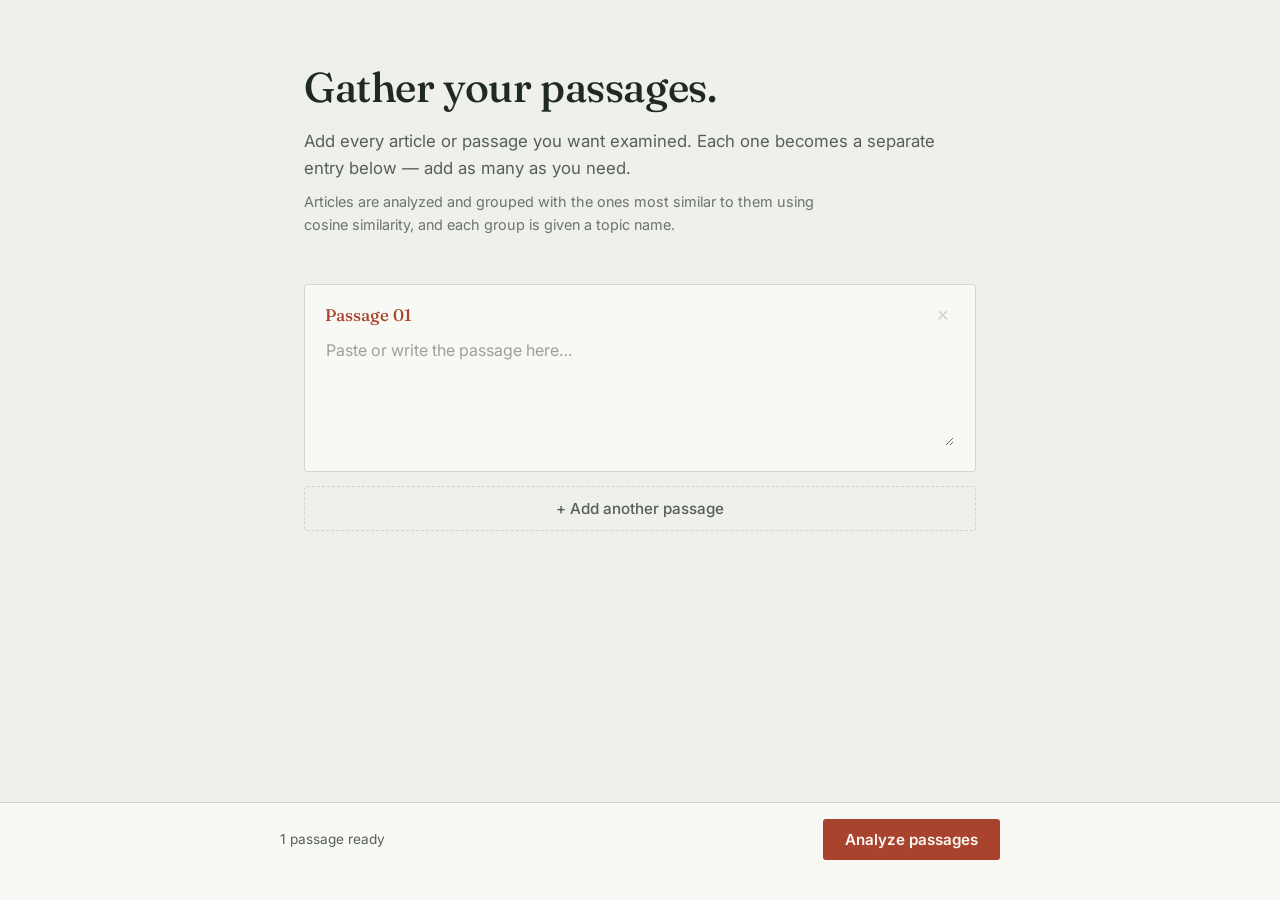
<file: index.html>
<!DOCTYPE html>
<html lang="en">
<head>
<meta charset="UTF-8" />
<meta name="viewport" content="width=device-width, initial-scale=1.0" />
<title>Corpus — group passages by topic</title>
<link rel="preconnect" href="https://fonts.googleapis.com">
<link rel="preconnect" href="https://fonts.gstatic.com" crossorigin>
<link href="https://fonts.googleapis.com/css2?family=Fraunces:opsz,wght@9..144,400;9..144,500;9..144,600&family=Inter:wght@400;500;600&display=swap" rel="stylesheet">
<link rel="stylesheet" href="styles.css">

</head>
<body>

<div class="page">
  <header class="intro">
    <h1>Gather your passages.</h1>
    <p>Add every article or passage you want examined. Each one becomes a separate entry below — add as many as you need.</p>
    <p class="fine">Articles are analyzed and grouped with the ones most similar to them using cosine similarity, and each group is given a topic name.</p>
  </header>

  <main>
    <div id="entries"></div>
    <button id="addBtn" class="add-btn" type="button">+ Add another passage</button>
  </main>

  <div id="results" class="results" hidden></div>
</div>

<div class="toolbar">
  <div class="toolbar-inner">
    <span id="count" class="count">1 passage ready</span>
    <button id="submitBtn" class="submit-btn" type="button">Analyze passages</button>
  </div>
  <p id="status" class="status" role="status" aria-live="polite"></p>
</div>

<script src="script.js"></script>
</body>
</html>
</file>
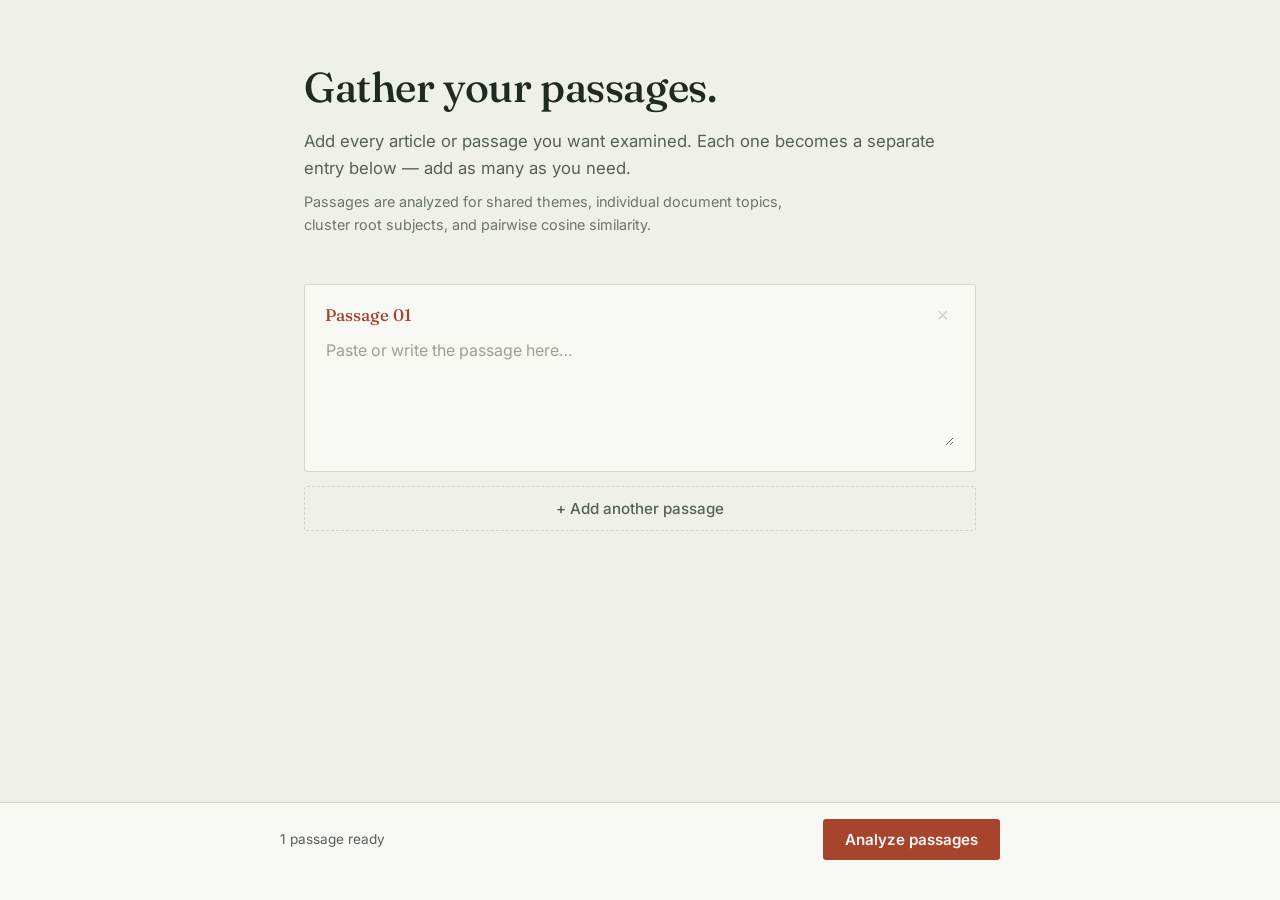
<file: Frontend/index.html>
<!DOCTYPE html>
<html lang="en">
<head>
<meta charset="UTF-8" />
<meta name="viewport" content="width=device-width, initial-scale=1.0" />
<title>Corpus — analyze passage topics & similarity</title>
<link rel="preconnect" href="https://fonts.googleapis.com">
<link rel="preconnect" href="https://fonts.gstatic.com" crossorigin>
<link href="https://fonts.googleapis.com/css2?family=Fraunces:opsz,wght@9..144,400;9..144,500;9..144,600&family=Inter:wght@400;500;600&display=swap" rel="stylesheet">
<link rel="stylesheet" href="styles.css">

</head>
<body>

<div class="page">
  <header class="intro">
    <h1>Gather your passages.</h1>
    <p>Add every article or passage you want examined. Each one becomes a separate entry below — add as many as you need.</p>
    <p class="fine">Passages are analyzed for shared themes, individual document topics, cluster root subjects, and pairwise cosine similarity.</p>
  </header>

  <main>
    <div id="entries"></div>
    <button id="addBtn" class="add-btn" type="button">+ Add another passage</button>
  </main>

  <div id="results" class="results" hidden></div>
</div>

<div class="toolbar">
  <div class="toolbar-inner">
    <span id="count" class="count">1 passage ready</span>
    <button id="submitBtn" class="submit-btn" type="button">Analyze passages</button>
  </div>
  <p id="status" class="status" role="status" aria-live="polite"></p>
</div>

<script src="script.js"></script>
</body>
</html>
</file>
<file: styles.css>
:root{
  --paper: #EEF0E9;
  --paper-raised: #F8F9F4;
  --ink: #1F2A24;
  --ink-soft: #55605A;
  --line: #D2D6C8;
  --brick: #A8432E;
  --brick-dark: #8B3423;
  --moss: #5E7259;
  --moss-pale: #E4EADD;
  --radius: 3px;
}

* { box-sizing: border-box; }

@media (prefers-reduced-motion: reduce) {
  * { animation: none !important; transition: none !important; }
}

html, body {
  margin: 0;
  background: var(--paper);
  color: var(--ink);
  font-family: 'Inter', sans-serif;
  -webkit-font-smoothing: antialiased;
}

.page {
  max-width: 720px;
  margin: 0 auto;
  padding: 64px 24px 160px;
}

.intro h1 {
  font-family: 'Fraunces', serif;
  font-optical-sizing: auto;
  font-weight: 500;
  font-size: clamp(2rem, 4vw, 2.6rem);
  line-height: 1.15;
  margin: 0 0 16px;
  letter-spacing: -0.01em;
}

.intro p {
  font-size: 1.05rem;
  line-height: 1.6;
  color: var(--ink-soft);
  max-width: 58ch;
  margin: 0 0 8px;
}

.intro .fine {
  font-size: 0.9rem;
  color: var(--ink-soft);
  opacity: 0.85;
}

main { margin-top: 48px; }

.entry {
  background: var(--paper-raised);
  border: 1px solid var(--line);
  border-radius: var(--radius);
  padding: 18px 20px 20px;
  margin-bottom: 14px;
}

.entry-head {
  display: flex;
  align-items: center;
  justify-content: space-between;
  margin-bottom: 10px;
}

.entry-num {
  font-family: 'Fraunces', serif;
  font-weight: 500;
  font-size: 1.05rem;
  color: var(--brick);
}

.remove-btn {
  background: none;
  border: none;
  color: var(--ink-soft);
  font-size: 1.3rem;
  line-height: 1;
  cursor: pointer;
  padding: 2px 6px;
  border-radius: var(--radius);
}
.remove-btn:hover { color: var(--brick); background: var(--moss-pale); }
.remove-btn:disabled { opacity: 0.25; cursor: not-allowed; }
.remove-btn:disabled:hover { background: none; color: var(--ink-soft); }

textarea {
  width: 100%;
  min-height: 110px;
  resize: vertical;
  border: 1px solid transparent;
  background: transparent;
  font-family: 'Inter', sans-serif;
  font-size: 1rem;
  line-height: 1.55;
  color: var(--ink);
  padding: 0;
}
textarea::placeholder { color: #9AA294; }
textarea:focus {
  outline: none;
}
.entry:focus-within {
  border-color: var(--brick);
}

.add-btn {
  display: inline-flex;
  align-items: center;
  gap: 8px;
  background: none;
  border: 1px dashed var(--line);
  color: var(--ink-soft);
  font-family: 'Inter', sans-serif;
  font-size: 0.95rem;
  font-weight: 500;
  padding: 12px 18px;
  border-radius: var(--radius);
  cursor: pointer;
  width: 100%;
  justify-content: center;
}
.add-btn:hover {
  border-color: var(--moss);
  color: var(--moss);
  background: var(--moss-pale);
}

:focus-visible {
  outline: 2px solid var(--brick);
  outline-offset: 2px;
}

/* Results */
.results { margin-top: 56px; }
.results-title {
  font-family: 'Fraunces', serif;
  font-weight: 500;
  font-size: 1.4rem;
  margin: 0 0 4px;
}
.results-sub {
  color: var(--ink-soft);
  font-size: 0.95rem;
  margin: 0 0 28px;
}
.group {
  padding: 20px 0;
  border-top: 1px solid var(--line);
}
.group:last-child { border-bottom: 1px solid var(--line); }
.group-topic {
  font-family: 'Fraunces', serif;
  font-weight: 500;
  font-size: 1.15rem;
  color: var(--brick-dark);
  margin: 0 0 10px;
}
.group ul {
  margin: 0;
  padding: 0;
  list-style: none;
}
.group li {
  font-size: 0.95rem;
  line-height: 1.55;
  color: var(--ink);
  padding: 8px 0;
  border-top: 1px solid #E4E6DA;
}
.group li:first-child { border-top: none; }

.error-box {
  border: 1px solid var(--brick);
  background: #FBEEEA;
  color: var(--brick-dark);
  padding: 16px 18px;
  border-radius: var(--radius);
  font-size: 0.95rem;
  line-height: 1.5;
}
.error-box strong { display: block; margin-bottom: 4px; }

/* Toolbar */
.toolbar {
  position: fixed;
  left: 0;
  right: 0;
  bottom: 0;
  background: var(--paper-raised);
  border-top: 1px solid var(--line);
  padding: 16px 24px;
}
.toolbar-inner {
  max-width: 720px;
  margin: 0 auto;
  display: flex;
  align-items: center;
  justify-content: space-between;
  gap: 16px;
  flex-wrap: wrap;
}

.count {
  font-size: 0.85rem;
  color: var(--ink-soft);
  white-space: nowrap;
}

.submit-btn {
  background: var(--brick);
  color: #FBF8F2;
  border: none;
  font-family: 'Inter', sans-serif;
  font-weight: 600;
  font-size: 0.95rem;
  padding: 11px 22px;
  border-radius: var(--radius);
  cursor: pointer;
  white-space: nowrap;
}
.submit-btn:hover { background: var(--brick-dark); }
.submit-btn:disabled {
  background: #C7CBBC;
  cursor: not-allowed;
}

.status {
  max-width: 720px;
  margin: 8px auto 0;
  font-size: 0.85rem;
  color: var(--ink-soft);
  min-height: 1.2em;
}
.status.is-error { color: var(--brick); }
.status.is-success { color: var(--moss); }

@media (max-width: 520px) {
  .page { padding: 40px 16px 180px; }
  .toolbar-inner { flex-direction: column; align-items: stretch; }
  .submit-btn { width: 100%; }
}

.similarity-table {
  width: 100%;
  border-collapse: collapse;
  font-family: monospace, sans-serif;
  margin-top: 1rem;
}

.similarity-table th, 
.similarity-table td {
  border: 1px solid #e0e0e0;
  padding: 8px 12px;
  text-align: center;
}

.similarity-table th {
  background-color: #f5f5f5;
  font-weight: bold;
}

.similarity-table tr:nth-child(even) {
  background-color: #fafafa;
}

/* Highlight diagonal self-similarity (1.000) */
.similarity-table td.self-match {
  background-color: #e2f0d9;
  font-weight: bold;
}
</file>
<file: Frontend/styles.css>
:root{
  --paper: #EEF0E9;
  --paper-raised: #F8F9F4;
  --ink: #1F2A24;
  --ink-soft: #55605A;
  --line: #D2D6C8;
  --brick: #A8432E;
  --brick-dark: #8B3423;
  --moss: #5E7259;
  --moss-pale: #E4EADD;
  --radius: 3px;
}

* { box-sizing: border-box; }

@media (prefers-reduced-motion: reduce) {
  * { animation: none !important; transition: none !important; }
}

html, body {
  margin: 0;
  background: var(--paper);
  color: var(--ink);
  font-family: 'Inter', sans-serif;
  -webkit-font-smoothing: antialiased;
}

.page {
  max-width: 720px;
  margin: 0 auto;
  padding: 64px 24px 160px;
}

.intro h1 {
  font-family: 'Fraunces', serif;
  font-optical-sizing: auto;
  font-weight: 500;
  font-size: clamp(2rem, 4vw, 2.6rem);
  line-height: 1.15;
  margin: 0 0 16px;
  letter-spacing: -0.01em;
}

.intro p {
  font-size: 1.05rem;
  line-height: 1.6;
  color: var(--ink-soft);
  max-width: 58ch;
  margin: 0 0 8px;
}

.intro .fine {
  font-size: 0.9rem;
  color: var(--ink-soft);
  opacity: 0.85;
}

main { margin-top: 48px; }

.entry {
  background: var(--paper-raised);
  border: 1px solid var(--line);
  border-radius: var(--radius);
  padding: 18px 20px 20px;
  margin-bottom: 14px;
}

.entry-head {
  display: flex;
  align-items: center;
  justify-content: space-between;
  margin-bottom: 10px;
}

.entry-num {
  font-family: 'Fraunces', serif;
  font-weight: 500;
  font-size: 1.05rem;
  color: var(--brick);
}

.remove-btn {
  background: none;
  border: none;
  color: var(--ink-soft);
  font-size: 1.3rem;
  line-height: 1;
  cursor: pointer;
  padding: 2px 6px;
  border-radius: var(--radius);
}
.remove-btn:hover { color: var(--brick); background: var(--moss-pale); }
.remove-btn:disabled { opacity: 0.25; cursor: not-allowed; }
.remove-btn:disabled:hover { background: none; color: var(--ink-soft); }

textarea {
  width: 100%;
  min-height: 110px;
  resize: vertical;
  border: 1px solid transparent;
  background: transparent;
  font-family: 'Inter', sans-serif;
  font-size: 1rem;
  line-height: 1.55;
  color: var(--ink);
  padding: 0;
}
textarea::placeholder { color: #9AA294; }
textarea:focus {
  outline: none;
}
.entry:focus-within {
  border-color: var(--brick);
}

.add-btn {
  display: inline-flex;
  align-items: center;
  gap: 8px;
  background: none;
  border: 1px dashed var(--line);
  color: var(--ink-soft);
  font-family: 'Inter', sans-serif;
  font-size: 0.95rem;
  font-weight: 500;
  padding: 12px 18px;
  border-radius: var(--radius);
  cursor: pointer;
  width: 100%;
  justify-content: center;
}
.add-btn:hover {
  border-color: var(--moss);
  color: var(--moss);
  background: var(--moss-pale);
}

:focus-visible {
  outline: 2px solid var(--brick);
  outline-offset: 2px;
}

/* Results */
.results { margin-top: 56px; }
.results-title {
  font-family: 'Fraunces', serif;
  font-weight: 500;
  font-size: 1.4rem;
  margin: 0 0 4px;
}
.results-sub {
  color: var(--ink-soft);
  font-size: 0.95rem;
  margin: 0 0 28px;
}
.group {
  padding: 20px 0;
  border-top: 1px solid var(--line);
}
.group:last-child { border-bottom: 1px solid var(--line); }
.group-topic {
  font-family: 'Fraunces', serif;
  font-weight: 500;
  font-size: 1.15rem;
  color: var(--brick-dark);
  margin: 0 0 10px;
}
.group ul {
  margin: 0;
  padding: 0;
  list-style: none;
}
.group li {
  font-size: 0.95rem;
  line-height: 1.55;
  color: var(--ink);
  padding: 8px 0;
  border-top: 1px solid #E4E6DA;
}
.group li:first-child { border-top: none; }

.error-box {
  border: 1px solid var(--brick);
  background: #FBEEEA;
  color: var(--brick-dark);
  padding: 16px 18px;
  border-radius: var(--radius);
  font-size: 0.95rem;
  line-height: 1.5;
}
.error-box strong { display: block; margin-bottom: 4px; }

/* Toolbar */
.toolbar {
  position: fixed;
  left: 0;
  right: 0;
  bottom: 0;
  background: var(--paper-raised);
  border-top: 1px solid var(--line);
  padding: 16px 24px;
}
.toolbar-inner {
  max-width: 720px;
  margin: 0 auto;
  display: flex;
  align-items: center;
  justify-content: space-between;
  gap: 16px;
  flex-wrap: wrap;
}

.count {
  font-size: 0.85rem;
  color: var(--ink-soft);
  white-space: nowrap;
}

.submit-btn {
  background: var(--brick);
  color: #FBF8F2;
  border: none;
  font-family: 'Inter', sans-serif;
  font-weight: 600;
  font-size: 0.95rem;
  padding: 11px 22px;
  border-radius: var(--radius);
  cursor: pointer;
  white-space: nowrap;
}
.submit-btn:hover { background: var(--brick-dark); }
.submit-btn:disabled {
  background: #C7CBBC;
  cursor: not-allowed;
}

.status {
  max-width: 720px;
  margin: 8px auto 0;
  font-size: 0.85rem;
  color: var(--ink-soft);
  min-height: 1.2em;
}
.status.is-error { color: var(--brick); }
.status.is-success { color: var(--moss); }

@media (max-width: 520px) {
  .page { padding: 40px 16px 180px; }
  .toolbar-inner { flex-direction: column; align-items: stretch; }
  .submit-btn { width: 100%; }
}

.similarity-table {
  width: 100%;
  border-collapse: collapse;
  font-family: monospace, sans-serif;
  margin-top: 1rem;
}

.similarity-table th, 
.similarity-table td {
  border: 1px solid #e0e0e0;
  padding: 8px 12px;
  text-align: center;
}

.similarity-table th {
  background-color: #f5f5f5;
  font-weight: bold;
}

.similarity-table tr:nth-child(even) {
  background-color: #fafafa;
}

/* Highlight diagonal self-similarity (1.000) */
.similarity-table td.self-match {
  background-color: #e2f0d9;
  font-weight: bold;
}
</file>
